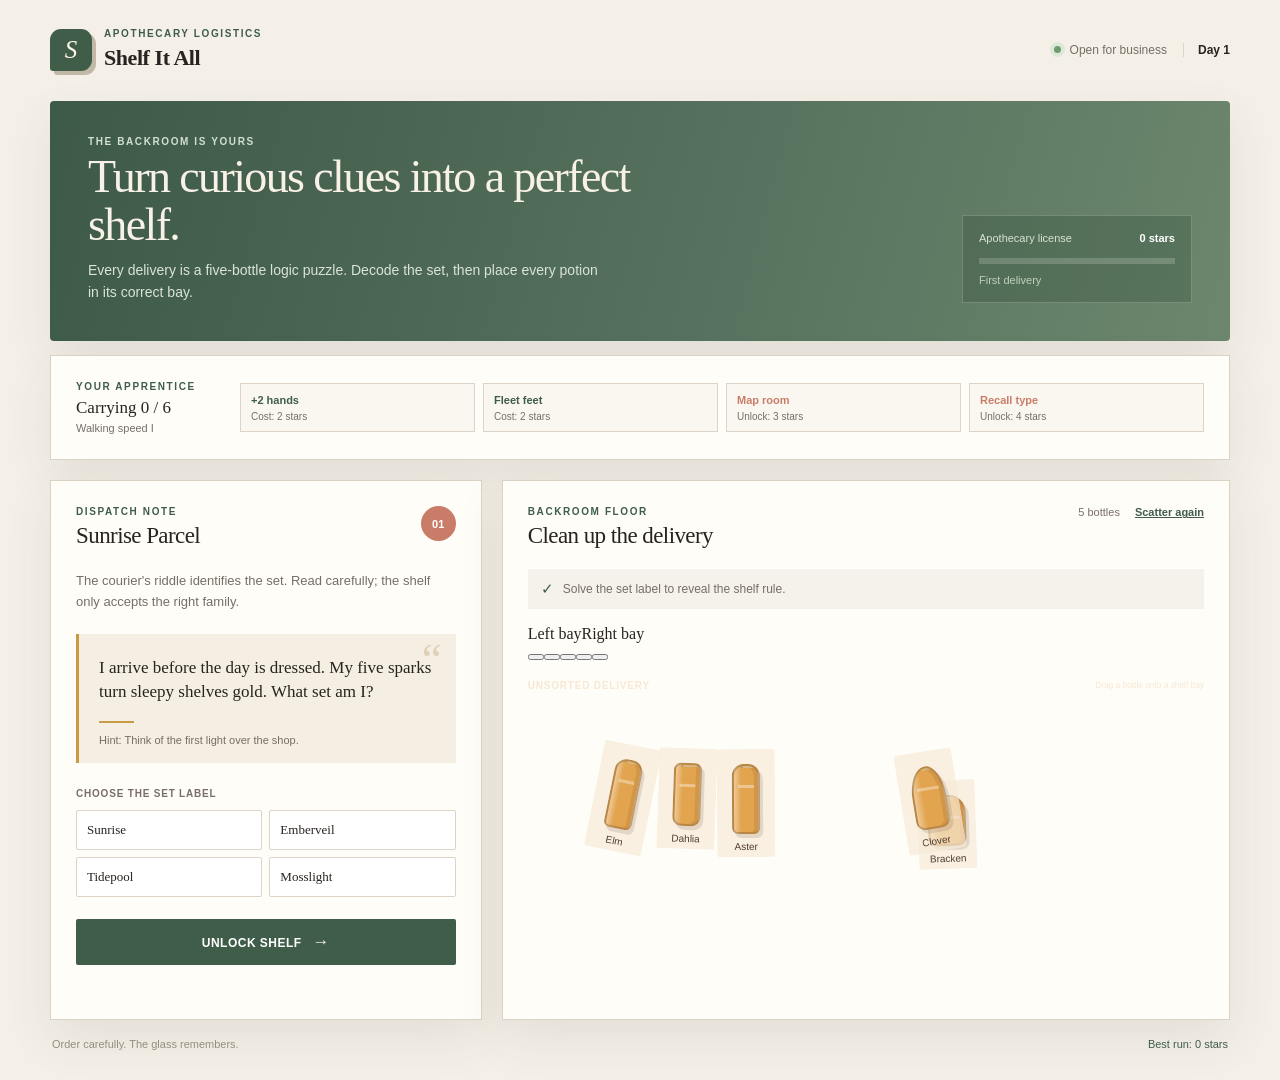
<file: index.html>
<!doctype html>
<html lang="en">
<head>
	<meta charset="UTF-8">
	<meta name="viewport" content="width=device-width, initial-scale=1.0">
	<title>Shelf It All</title>
	<link rel="stylesheet" href="style.css">
</head>
<body>
	<main class="app-shell">
		<header class="topbar">
			<div class="brand-lockup"><div class="brand-mark" aria-hidden="true">S</div><div><p class="eyebrow">Apothecary logistics</p><h1>Shelf It All</h1></div></div>
			<div class="day-status"><span class="status-dot"></span><span>Open for business</span><strong id="day-label">Day 1</strong></div>
		</header>
		<section class="hero-strip">
			<div><p class="eyebrow">The backroom is yours</p><h2>Turn curious clues into a perfect shelf.</h2><p class="hero-copy">Every delivery is a five-bottle logic puzzle. Decode the set, then place every potion in its correct bay.</p></div>
			<div class="progress-card"><div class="progress-heading"><span>Apothecary license</span><strong id="score-label">0 stars</strong></div><div class="progress-track"><span id="progress-fill"></span></div><small id="progress-label">First delivery</small></div>
		</section>
		<section class="upgrade-bar panel">
			<div class="player-readout"><p class="eyebrow">Your apprentice</p><strong id="carry-label">Carrying 0 / 6</strong><small id="speed-label">Walking speed I</small></div>
			<div class="upgrade-actions">
				<button class="upgrade-button" id="capacity-upgrade" type="button"><b>+2 hands</b><span>Cost: 2 stars</span></button>
				<button class="upgrade-button" id="speed-upgrade" type="button"><b>Fleet feet</b><span>Cost: 2 stars</span></button>
				<button class="upgrade-button locked" id="map-button" type="button"><b>Map room</b><span>Unlock: 3 stars</span></button>
				<button class="upgrade-button locked" id="recall-button" type="button"><b>Recall type</b><span>Unlock: 4 stars</span></button>
			</div>
		</section>
		<section class="game-grid">
			<aside class="clue-panel panel">
				<div class="panel-heading"><div><p class="eyebrow">Dispatch note</p><h3 id="order-title">The Dawn Parcel</h3></div><span class="order-badge" id="order-badge">01</span></div>
				<p class="clue-intro">The courier's riddle identifies the set. Read carefully; the shelf only accepts the right family.</p>
				<div class="riddle-card"><span class="quote-mark">&#8220;</span><p id="riddle-text">Loading your first riddle...</p><span class="riddle-rule"></span><p class="riddle-hint" id="riddle-hint">Hint: every answer is a set label.</p></div>
				<div class="set-selector"><div class="section-label"><span>Choose the set label</span><span id="set-feedback" class="feedback"></span></div><div id="set-options" class="set-options"></div></div>
				<button class="primary-button" id="check-button" type="button">Unlock shelf <span>&rarr;</span></button><p class="message" id="game-message" role="status"></p>
			</aside>
			<section class="shelf-panel panel">
				<div class="shelf-heading"><div><p class="eyebrow">Backroom floor</p><h3>Clean up the delivery</h3></div><div class="shelf-tools"><span id="bottle-count">5 bottles</span><button class="text-button" id="reset-button" type="button">Scatter again</button></div></div>
				<div class="rule-strip"><span class="rule-icon">&#10003;</span><span id="rule-text">Solve the set label to reveal the shelf rule.</span></div>
				<div class="room-scene" id="room-scene">
					<div class="wall-shelf"><div class="shelf-topline"><span>Left bay</span><span>Right bay</span></div><div class="shelf-slots" id="shelf-slots"></div><div class="shelf-wood"></div></div>
					<div class="floor-label">Unsorted delivery <small>Drag a bottle onto a shelf bay</small></div>
					<div class="bottle-tray" id="bottle-tray"></div>
				</div>
			</section>
		</section>
		<footer class="footer-note"><span>Order carefully. The glass remembers.</span><span id="best-label">Best run: 0 stars</span></footer>
	</main>
	<script src="game.js"></script>
</body>
</html>
</file>
<file: style.css>
:root { --ink:#28231f; --muted:#776e66; --paper:#f4f0e8; --panel:#fffdf8; --line:#ddd4c7; --sage:#647b68; --sage-dark:#3f5d49; --gold:#c89b45; --rose:#c97d68; --wood-dark:#744a35; --shadow:0 18px 45px rgba(71,51,32,.09); }
* { box-sizing:border-box; }
body { margin:0; color:var(--ink); background:var(--paper); font-family:Georgia,'Times New Roman',serif; }
button { font:inherit; }
.app-shell { width:min(1180px,calc(100% - 40px)); margin:0 auto; padding:28px 0 30px; }
.topbar,.brand-lockup,.day-status,.progress-heading,.panel-heading,.shelf-heading,.shelf-tools,.section-label,.tray-heading,.footer-note { display:flex; align-items:center; }
.topbar { justify-content:space-between; padding-bottom:30px; }
.brand-lockup { gap:12px; }.brand-mark { width:42px;height:42px;display:grid;place-items:center;color:#fff8ee;background:var(--sage-dark);border-radius:11px 11px 11px 3px;font-size:25px;font-style:italic;box-shadow:4px 4px 0 #c2b8a8; }
.eyebrow { margin:0 0 5px;color:var(--sage-dark);font:700 10px/1.2 Arial,sans-serif;letter-spacing:.16em;text-transform:uppercase; } h1,h2,h3,p { margin-top:0; } h1 { margin:0;font-size:22px;letter-spacing:-.02em; }
.day-status { gap:9px;color:var(--muted);font:12px Arial,sans-serif; }.day-status strong { margin-left:7px;padding-left:14px;border-left:1px solid var(--line);color:var(--ink); }.status-dot { width:7px;height:7px;border-radius:50%;background:#6f9c6f;box-shadow:0 0 0 4px #dce8d8; }
.hero-strip { display:flex;justify-content:space-between;align-items:flex-end;gap:35px;padding:35px 38px 38px;border-radius:4px;color:#f7f1e8;background:linear-gradient(105deg,#3d5947,#587460 60%,#6c876d);box-shadow:var(--shadow); }.hero-strip .eyebrow { color:#d3dfcf; }
h2 { max-width:620px;margin-bottom:10px;font-size:clamp(28px,4vw,46px);font-weight:400;line-height:1.04;letter-spacing:-.035em; }.hero-copy { max-width:520px;margin-bottom:0;color:#dae3d8;font:14px/1.6 Arial,sans-serif; }
.progress-card { width:230px;padding:16px;border:1px solid rgba(255,255,255,.2);background:rgba(24,47,32,.2); }.progress-heading { justify-content:space-between;margin-bottom:14px;color:#d8e2d4;font:11px Arial,sans-serif; }.progress-heading strong { color:#fff; }.progress-track { height:6px;overflow:hidden;background:rgba(255,255,255,.18); }.progress-track span { display:block;width:0;height:100%;background:#e7be69;transition:width .5s ease; }.progress-card small { display:block;margin-top:10px;color:#c0d0bd;font:11px Arial,sans-serif; }
.upgrade-bar { display:flex;align-items:center;justify-content:space-between;gap:24px;margin-top:14px;padding:15px 20px; }.player-readout { min-width:140px; }.player-readout strong { display:block;font-size:17px;font-weight:400; }.player-readout small { display:block;margin-top:4px;color:var(--muted);font:11px Arial,sans-serif; }.upgrade-actions { display:grid;grid-template-columns:repeat(4,1fr);gap:8px;width:100%; }.upgrade-button { min-height:49px;padding:8px 10px;text-align:left;cursor:pointer;border:1px solid var(--line);background:#faf7f0;transition:border .2s,transform .2s,background .2s; }.upgrade-button:hover:not(:disabled) { transform:translateY(-2px);border-color:var(--sage);background:#f0f5ed; }.upgrade-button b,.upgrade-button span { display:block; }.upgrade-button b { color:var(--sage-dark);font:700 11px Arial,sans-serif; }.upgrade-button span { margin-top:5px;color:var(--muted);font:10px Arial,sans-serif; }.upgrade-button:disabled { cursor:default;opacity:.6; }.upgrade-button.locked b { color:var(--rose); }.upgrade-button.unlocked { border-color:var(--sage);background:#e8f0e6; }
.game-grid { display:grid;grid-template-columns:minmax(280px,.83fr) minmax(500px,1.4fr);gap:20px;margin-top:20px; }.panel { padding:25px;background:var(--panel);border:1px solid rgba(203,192,176,.7);box-shadow:var(--shadow); }.panel-heading,.shelf-heading { justify-content:space-between;align-items:flex-start; } h3 { margin-bottom:0;font-size:23px;font-weight:400;letter-spacing:-.025em; }.order-badge { display:grid;place-items:center;width:35px;height:35px;color:#fff;border-radius:50%;background:var(--rose);font:700 11px Arial,sans-serif; }
.clue-intro { margin:22px 0;color:var(--muted);font:13px/1.55 Arial,sans-serif; }.riddle-card { position:relative;padding:22px 20px 17px;background:#f4eee3;border-left:3px solid var(--gold); }.quote-mark { position:absolute;top:3px;right:14px;color:#dfd0b7;font-size:45px;line-height:1; }.riddle-card p { position:relative;margin-bottom:16px;font-size:17px;line-height:1.45; }.riddle-rule { display:block;width:35px;height:2px;margin-bottom:11px;background:var(--gold); }.riddle-card .riddle-hint { margin:0;color:var(--muted);font:11px Arial,sans-serif; }
.set-selector { margin-top:25px; }.section-label { justify-content:space-between;margin-bottom:11px;color:var(--muted);font:700 10px Arial,sans-serif;letter-spacing:.08em;text-transform:uppercase; }.feedback { color:var(--sage-dark);font-size:10px; }.set-options { display:grid;grid-template-columns:repeat(2,1fr);gap:7px; }.set-option { padding:11px 10px;color:var(--ink);text-align:left;cursor:pointer;border:1px solid var(--line);border-radius:2px;background:#fff;font-size:13px;transition:border .2s,background .2s,transform .2s; }.set-option:hover { transform:translateY(-1px);border-color:var(--sage); }.set-option.selected { color:var(--sage-dark);border-color:var(--sage);background:#e8f0e6;box-shadow:inset 3px 0 var(--sage); }
.primary-button { width:100%;margin-top:22px;padding:13px 15px;color:#fff;cursor:pointer;border:0;border-radius:2px;background:var(--sage-dark);font:700 12px Arial,sans-serif;letter-spacing:.04em;text-transform:uppercase;transition:background .2s,transform .2s; }.primary-button span { margin-left:7px;font-size:17px; }.primary-button:hover { background:#314b3a;transform:translateY(-1px); }.message { min-height:17px;margin:12px 0 0;color:var(--rose);text-align:center;font:11px Arial,sans-serif; }
.shelf-tools { gap:15px;color:var(--muted);font:11px Arial,sans-serif; }.text-button { padding:0;color:var(--sage-dark);cursor:pointer;border:0;background:transparent;font:700 11px Arial,sans-serif;text-decoration:underline; }.rule-strip { display:flex;align-items:center;gap:9px;margin:20px 0 16px;padding:11px 13px;color:var(--muted);background:#f5f2eb;font:12px Arial,sans-serif; }.rule-icon { color:var(--sage-dark);font-size:15px; }
.room-scene.map-visible .shelf-slot::before { content:attr(data-target);position:absolute;top:7px;left:0;right:0;color:var(--sage-dark);text-align:center;font:700 9px Arial,sans-serif; }.room-scene.map-visible .bottle-card { outline:1px dashed rgba(200,155,69,.65); }.room-scene.map-visible::before { content:'MAP REVEALED: follow the numbered bays';position:absolute;z-index:4;right:12px;bottom:10px;padding:5px 8px;color:#fff8ee;background:rgba(63,93,73,.88);font:700 9px Arial,sans-serif;letter-spacing:.05em; }
.floor-label { position:relative;z-index:2; display:flex;justify-content:space-between; margin-top:19px; color:#f6e8d4; font:700 10px Arial,sans-serif; letter-spacing:.08em; text-transform:uppercase; }.floor-label small { font-weight:400; letter-spacing:0; text-transform:none; }.bottle-tray { position:relative;z-index:2; min-height:154px; margin:5px -4px 0; border:0; background:transparent; }.bottle-card { position:absolute;display:flex;flex-direction:column;align-items:center;justify-content:flex-end;min-width:58px;padding:7px 4px 4px;cursor:grab;border:1px solid transparent;border-radius:3px;background:rgba(246,235,215,.68);transition:transform .2s,border .2s,background .2s; }.bottle-card:hover,.bottle-card.selected { z-index:4;border-color:var(--gold);background:#fffaf0;transform:translateY(-5px) rotate(0deg); }.bottle-card.dragging { cursor:grabbing; transform:scale(1.12) rotate(0deg); box-shadow:0 14px 22px rgba(49,30,20,.3); }.bottle-card span { max-width:100%;margin-top:7px;overflow:hidden;color:#4f3d32;font:10px Arial,sans-serif;text-overflow:ellipsis;white-space:nowrap; }
.bottle { --liquid:#7b9b72;position:relative;width:28px;height:63px;border:2px solid rgba(63,45,34,.25);border-radius:7px 7px 9px 9px;background:linear-gradient(to right,rgba(255,255,255,.42),transparent 30%),var(--liquid);box-shadow:inset -4px 0 rgba(35,20,10,.09),3px 4px 0 rgba(80,45,24,.13); }.bottle::before { content:'';position:absolute;top:-14px;left:5px;width:14px;height:14px;border:2px solid rgba(63,45,34,.22);border-bottom:0;border-radius:4px 4px 0 0;background:#d4b883; }.bottle::after { content:'';position:absolute;top:19px;left:4px;right:4px;height:3px;background:rgba(255,255,255,.35); }.bottle.tall { height:70px;border-radius:12px 12px 6px 6px; }.bottle.tall::before { left:7px;width:10px; }.bottle.round { width:38px;height:51px;border-radius:17px 17px 8px 8px; }.bottle.round::before { left:10px;width:14px; }.bottle.pear { width:34px;height:63px;border-radius:50% 50% 9px 9px; }.bottle.pear::before { left:9px;width:12px; }
.footer-note { justify-content:space-between;padding:18px 2px 0;color:#968c81;font:11px Arial,sans-serif; }.footer-note span:last-child { color:var(--sage-dark); }.success-glow { animation:glow .8s ease; } @keyframes glow { 50% { box-shadow:0 0 0 5px rgba(200,155,69,.3),var(--shadow); } }
@media (max-width:800px) { .app-shell { width:min(100% - 24px,600px);padding-top:18px; }.hero-strip { display:block;padding:27px 24px; }.progress-card { width:100%;margin-top:25px; }.upgrade-bar { display:block; }.upgrade-actions { margin-top:14px; }.game-grid { grid-template-columns:1fr; }.topbar { padding-bottom:20px; } } @media (max-width:480px) { .day-status span:not(.status-dot) { display:none; }.panel { padding:18px; }.upgrade-actions { grid-template-columns:repeat(2,1fr); }.shelf-slots { min-height:170px;padding:10px 5px 18px;gap:4px; }.bottle-tray { gap:3px;padding-left:3px;padding-right:3px; }.bottle-card span { font-size:9px; }.footer-note { display:block;line-height:2; } }
</file>
